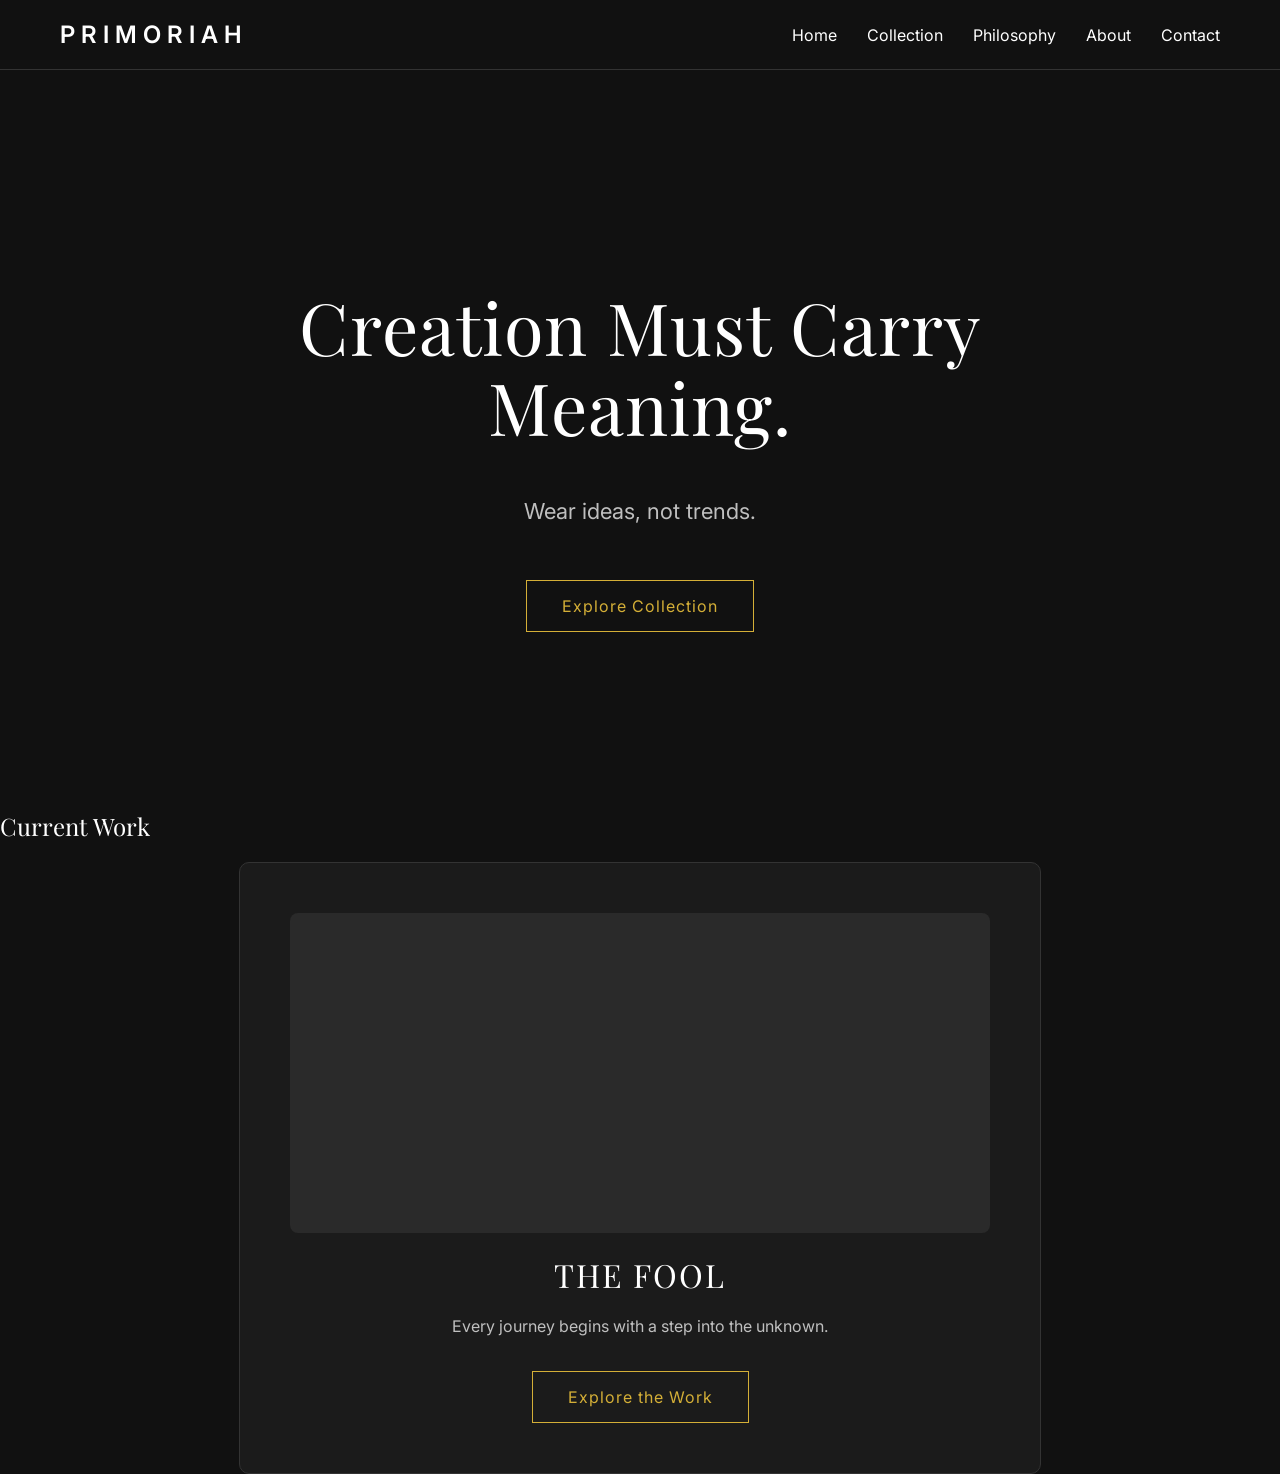
<file: index.html>
<!DOCTYPE html>
<html lang="en">

<head>
    <meta charset="UTF-8">
    <meta name="viewport" content="width=device-width, initial-scale=1.0">

    <title>Primoriah</title>

    <link rel="stylesheet" href="style.css">
</head>

<body>
    <header>
    <nav>
<h1><a href="index.html">PRIMORIAH</a></h1>
   <ul>
    <li><a href="#">Home</a></li>
    <li><a href="#">Collection</a></li>
    <li><a href="#">Philosophy</a></li>
    <li><a href="#">About</a></li>
    <li><a href="#">Contact</a></li>
</ul>
    </nav>
</header>

<main>

    <section class="hero">

        <h2>Creation Must Carry Meaning.</h2>

        <p>
            Wear ideas, not trends.
        </p>

        <a href="#collection" class="button">
            Explore Collection
        </a>
    </section>

<section id="collection" class="collection">

    <h2>Current Work</h2>

    <div class="card">

        <div class="artwork"></div>

        <h3>The Fool</h3>

        <p>
            Every journey begins with a step into the unknown.
        </p>

        <a href="#" class="button">
            Explore the Work
        </a>

    </div>

</section>

</main>

</body>

</html>
</file>
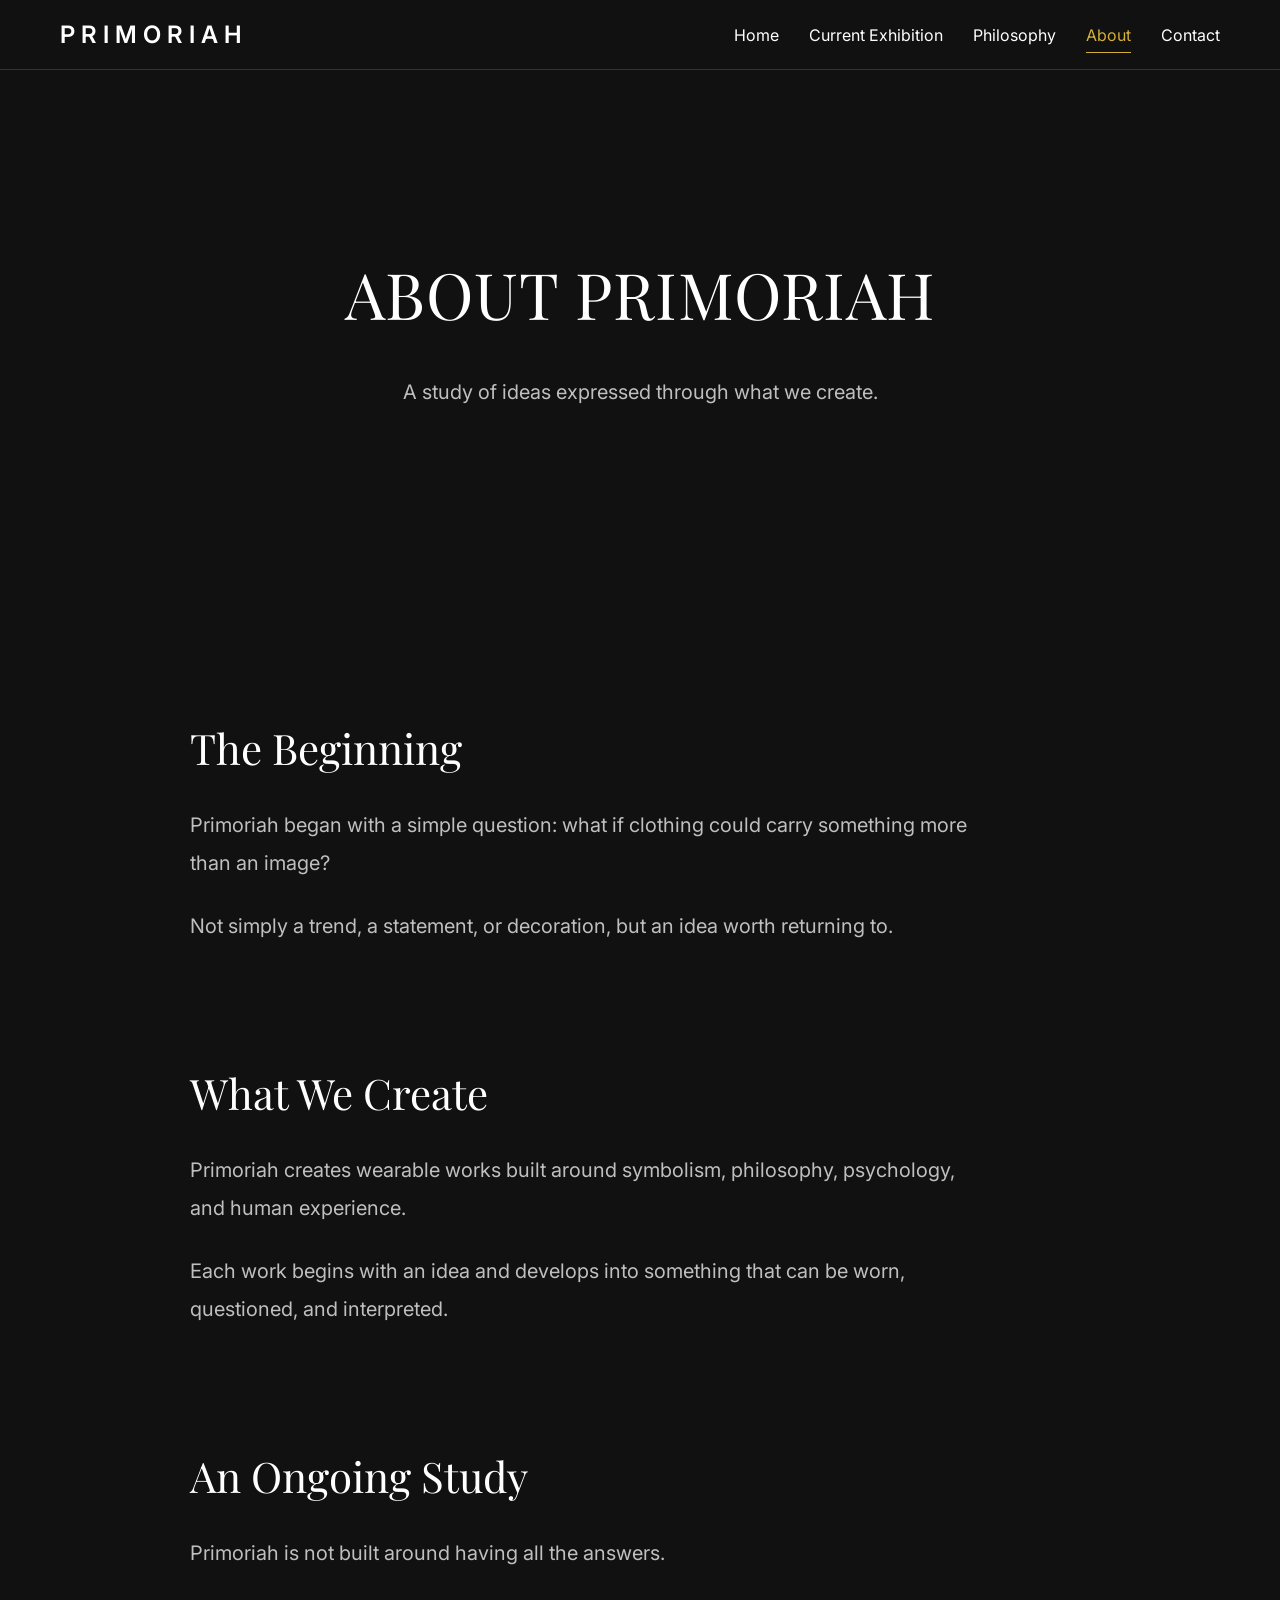
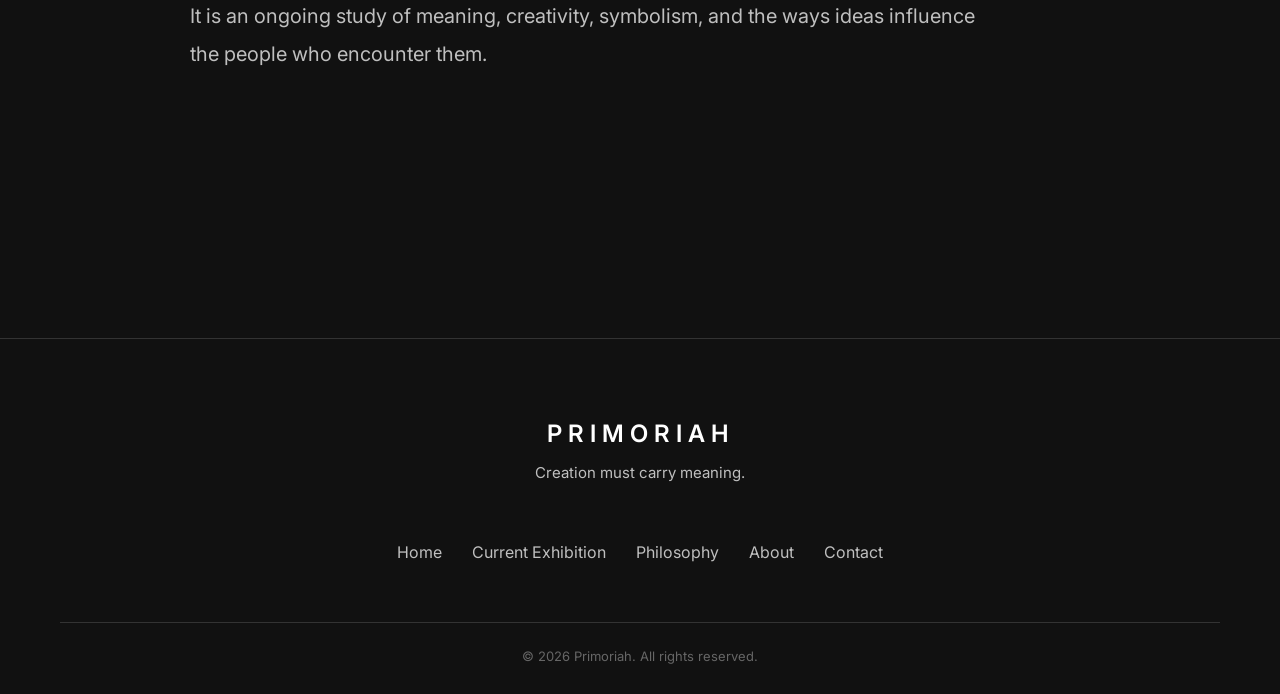
<file: about.html>
<!DOCTYPE html>
<html lang="en">

<head>
    <meta charset="UTF-8">
    <meta name="viewport" content="width=device-width, initial-scale=1.0">

    <title>About | Primoriah</title>

    <link rel="stylesheet" href="style.css">
</head>

<body>

    <!-- ================================
         Navigation
    ================================= -->

    <header>

        <nav>

            <h1>
                <a href="index.html">PRIMORIAH</a>
            </h1>

            <ul>

                <li>
                    <a href="index.html">
                        Home
                    </a>
                </li>

                <li>
                    <a href="index.html#exhibition">
                        Current Exhibition
                    </a>
                </li>

                <li>
                    <a href="philosophy.html">
                        Philosophy
                    </a>
                </li>

                <li>
                    <a href="about.html" class="active">
                        About
                    </a>
                </li>

                <li>
                    <a href="contact.html">
                        Contact
                    </a>
                </li>

            </ul>

        </nav>

    </header>


    <!-- ================================
         Main Content
    ================================= -->

    <main>

        <section class="page-hero">

            <h2>
                ABOUT PRIMORIAH
            </h2>

            <p>
                A study of ideas expressed through what we create.
            </p>

        </section>


        <section class="about-content">

            <!-- The Beginning -->

            <div class="about-section">

                <h2>
                    The Beginning
                </h2>

                <p>
                    Primoriah began with a simple question:
                    what if clothing could carry something more
                    than an image?
                </p>

                <p>
                    Not simply a trend, a statement, or decoration,
                    but an idea worth returning to.
                </p>

            </div>


            <!-- What We Create -->

            <div class="about-section">

                <h2>
                    What We Create
                </h2>

                <p>
                    Primoriah creates wearable works built around
                    symbolism, philosophy, psychology, and human
                    experience.
                </p>

                <p>
                    Each work begins with an idea and develops into
                    something that can be worn, questioned, and
                    interpreted.
                </p>

            </div>


            <!-- An Ongoing Study -->

            <div class="about-section">

                <h2>
                    An Ongoing Study
                </h2>

                <p>
                    Primoriah is not built around having all the
                    answers.
                </p>

                <p>
                    It is an ongoing study of meaning, creativity,
                    symbolism, and the ways ideas influence the
                    people who encounter them.
                </p>

            </div>

        </section>

    </main>


    <!-- ================================
         Footer
    ================================= -->

    <footer>

        <div class="footer-brand">

            <h2>
                PRIMORIAH
            </h2>

            <p>
                Creation must carry meaning.
            </p>

        </div>


        <div class="footer-links">

            <a href="index.html">
                Home
            </a>

            <a href="index.html#exhibition">
                Current Exhibition
            </a>

            <a href="philosophy.html">
                Philosophy
            </a>

            <a href="about.html">
                About
            </a>

            <a href="contact.html">
                Contact
            </a>

        </div>


        <div class="footer-bottom">

            <p>
                © 2026 Primoriah. All rights reserved.
            </p>

        </div>

    </footer>

</body>

</html>
</file>
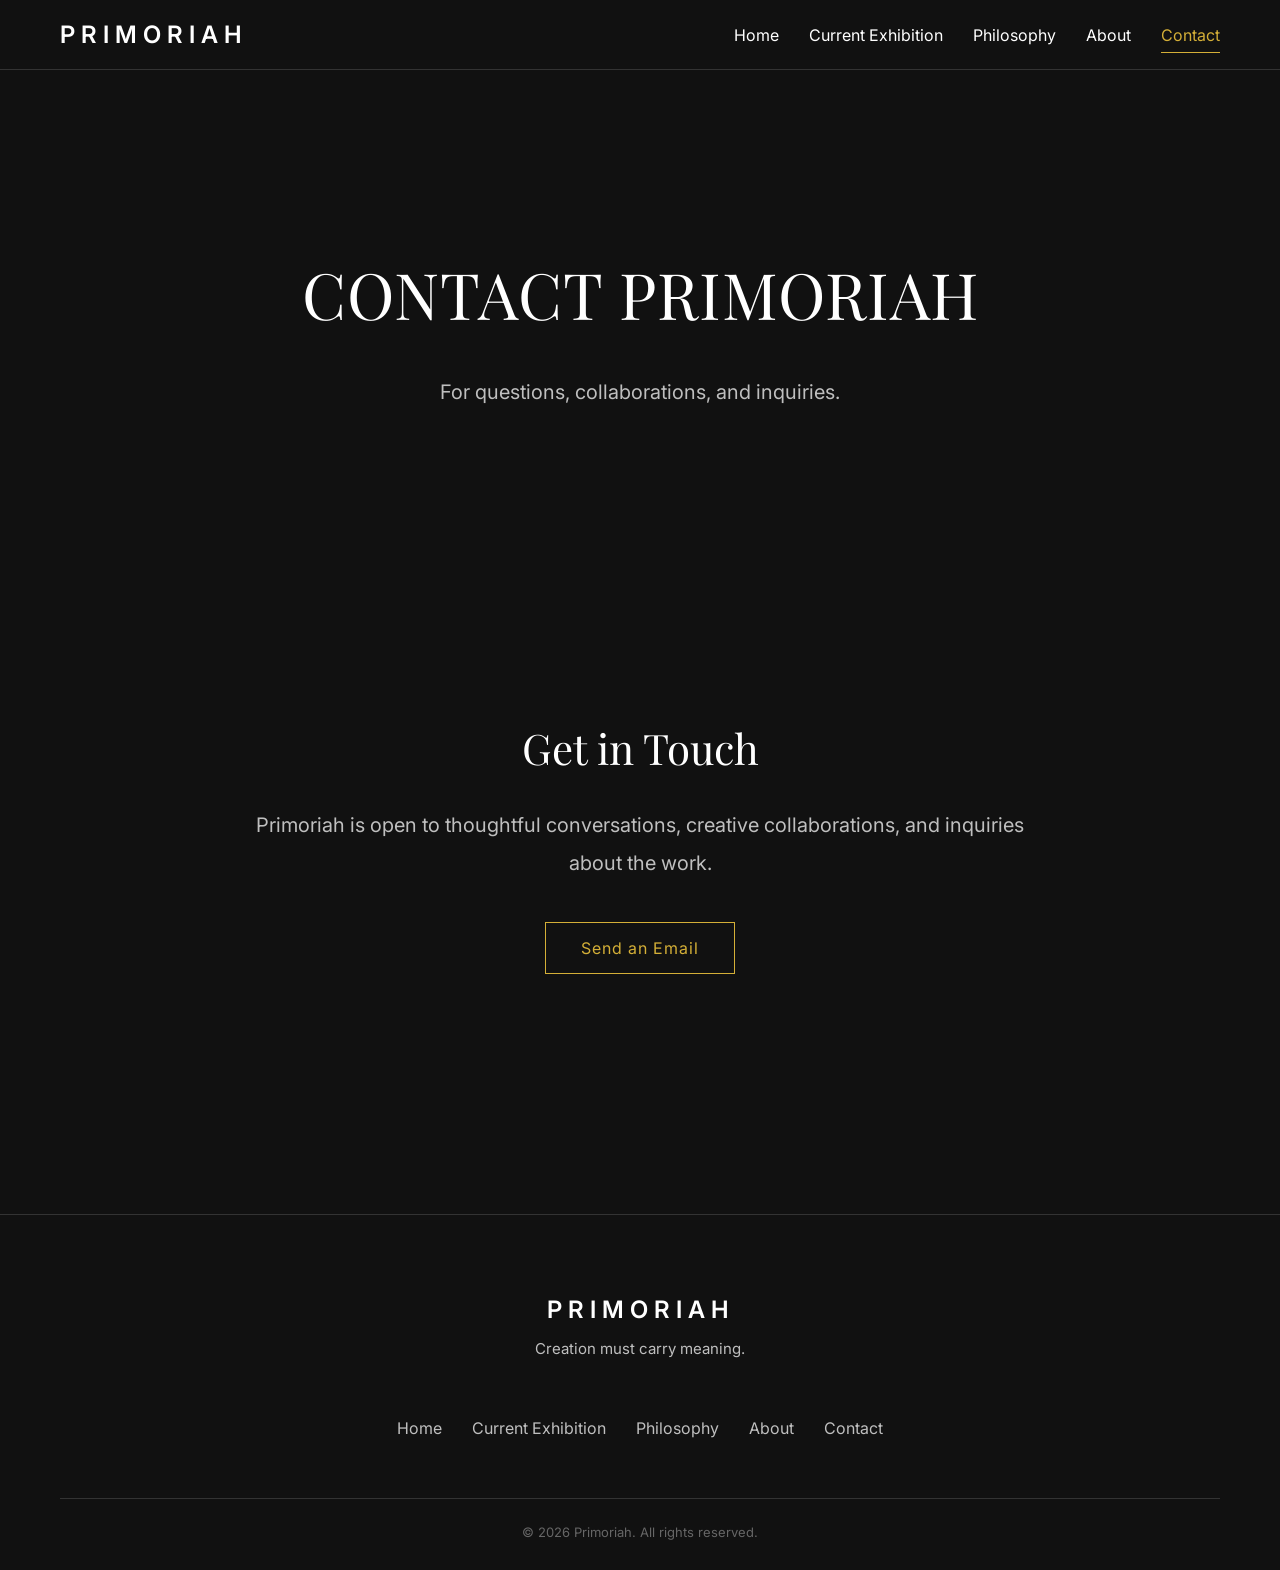
<file: contact.html>
<!DOCTYPE html>
<html lang="en">

<head>

    <meta charset="UTF-8">
    <meta name="viewport" content="width=device-width, initial-scale=1.0">

    <title>Contact | Primoriah</title>

    <link rel="stylesheet" href="style.css">

</head>


<body>


    <!-- ================================
         Navigation
    ================================= -->

    <header>

        <nav>

            <h1>
                <a href="index.html">PRIMORIAH</a>
            </h1>

            <ul>

                <li>
                    <a href="index.html">
                        Home
                    </a>
                </li>

                <li>
                    <a href="index.html#exhibition">
                        Current Exhibition
                    </a>
                </li>

                <li>
                    <a href="philosophy.html">
                        Philosophy
                    </a>
                </li>

                <li>
                    <a href="about.html">
                        About
                    </a>
                </li>

                <li>
                    <a href="contact.html" class="active">
                        Contact
                    </a>
                </li>

            </ul>

        </nav>

    </header>


    <main>


        <!-- ================================
             Page Introduction
        ================================= -->

        <section class="page-hero">

            <h2>
                CONTACT PRIMORIAH
            </h2>

            <p>
                For questions, collaborations, and inquiries.
            </p>

        </section>


        <!-- ================================
             Contact Content
        ================================= -->

        <section class="contact-content">

            <div class="contact-section">

                <h2>
                    Get in Touch
                </h2>

                <p>
                    Primoriah is open to thoughtful conversations,
                    creative collaborations, and inquiries about
                    the work.
                </p>

                <a
                    href="mailto:hello@primoriah.com"
                    class="button"
                >
                    Send an Email
                </a>

            </div>

        </section>


    </main>


    <!-- ================================
         Footer
    ================================= -->

    <footer>

        <div class="footer-brand">

            <h2>
                PRIMORIAH
            </h2>

            <p>
                Creation must carry meaning.
            </p>

        </div>


        <div class="footer-links">

            <a href="index.html">
                Home
            </a>

            <a href="index.html#exhibition">
                Current Exhibition
            </a>

            <a href="philosophy.html">
                Philosophy
            </a>

            <a href="about.html">
                About
            </a>

            <a href="contact.html">
                Contact
            </a>

        </div>


        <div class="footer-bottom">

            <p>
                © 2026 Primoriah. All rights reserved.
            </p>

        </div>

    </footer>


</body>

</html>
</file>
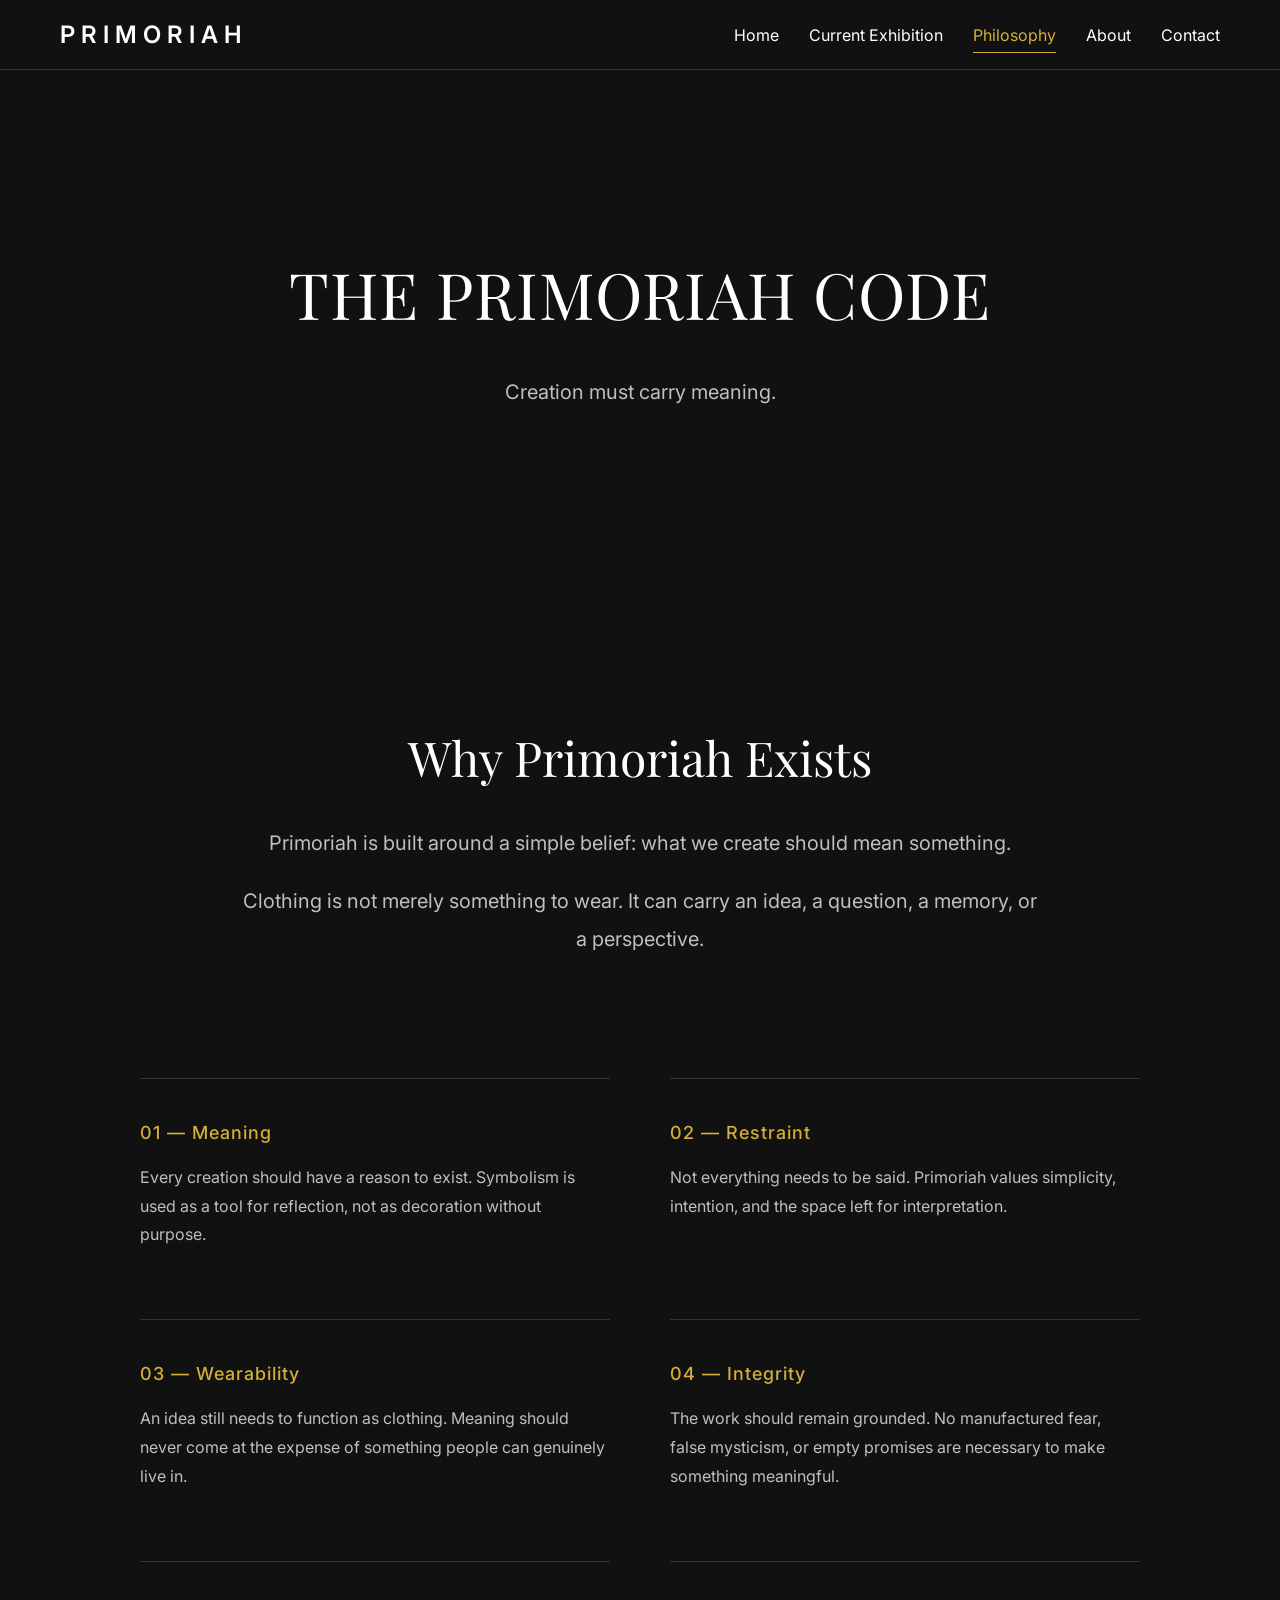
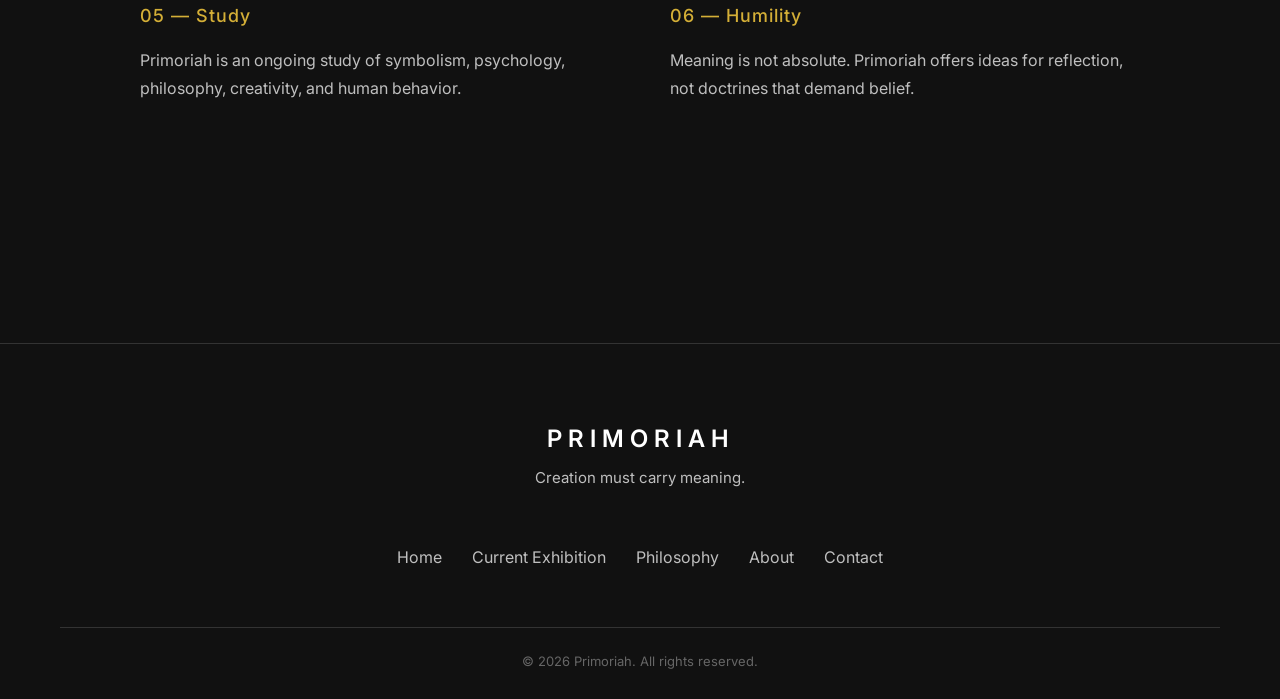
<file: philosophy.html>
<!DOCTYPE html>
<html lang="en">

<head>

    <meta charset="UTF-8">
    <meta name="viewport" content="width=device-width, initial-scale=1.0">

    <title>Philosophy | Primoriah</title>

    <link rel="stylesheet" href="style.css">

</head>


<body>


    <!-- ================================
         Navigation
    ================================= -->

    <header>

        <nav>

            <h1>
                <a href="index.html">PRIMORIAH</a>
            </h1>

            <ul>

                <li>
                    <a href="index.html">
                        Home
                    </a>
                </li>

                <li>
                    <a href="index.html#exhibition">
                        Current Exhibition
                    </a>
                </li>

                <li>
                    <a href="philosophy.html" class="active">
                        Philosophy
                    </a>
                </li>

                <li>
                    <a href="about.html">
                        About
                    </a>
                </li>

                <li>
                    <a href="contact.html">
                        Contact
                    </a>
                </li>

            </ul>

        </nav>

    </header>


    <main>


        <!-- ================================
             Page Introduction
        ================================= -->

        <section class="page-hero">

            <h2>
                THE PRIMORIAH CODE
            </h2>

            <p>
                Creation must carry meaning.
            </p>

        </section>


        <!-- ================================
             Philosophy Introduction
        ================================= -->

        <section class="philosophy-content">


            <div class="philosophy-intro">

                <h2>
                    Why Primoriah Exists
                </h2>

                <p>
                    Primoriah is built around a simple belief:
                    what we create should mean something.
                </p>

                <p>
                    Clothing is not merely something to wear.
                    It can carry an idea, a question, a memory,
                    or a perspective.
                </p>

            </div>


            <!-- ================================
                 Principles
            ================================= -->

            <div class="philosophy-principles">


                <article>

                    <h3>
                        01 — Meaning
                    </h3>

                    <p>
                        Every creation should have a reason to exist.
                        Symbolism is used as a tool for reflection,
                        not as decoration without purpose.
                    </p>

                </article>


                <article>

                    <h3>
                        02 — Restraint
                    </h3>

                    <p>
                        Not everything needs to be said.
                        Primoriah values simplicity, intention,
                        and the space left for interpretation.
                    </p>

                </article>


                <article>

                    <h3>
                        03 — Wearability
                    </h3>

                    <p>
                        An idea still needs to function as clothing.
                        Meaning should never come at the expense
                        of something people can genuinely live in.
                    </p>

                </article>


                <article>

                    <h3>
                        04 — Integrity
                    </h3>

                    <p>
                        The work should remain grounded.
                        No manufactured fear, false mysticism,
                        or empty promises are necessary to make
                        something meaningful.
                    </p>

                </article>


                <article>

                    <h3>
                        05 — Study
                    </h3>

                    <p>
                        Primoriah is an ongoing study of symbolism,
                        psychology, philosophy, creativity,
                        and human behavior.
                    </p>

                </article>


                <article>

                    <h3>
                        06 — Humility
                    </h3>

                    <p>
                        Meaning is not absolute.
                        Primoriah offers ideas for reflection,
                        not doctrines that demand belief.
                    </p>

                </article>


            </div>

        </section>


    </main>


    <!-- ================================
         Footer
    ================================= -->

    <footer>

        <div class="footer-brand">

            <h2>
                PRIMORIAH
            </h2>

            <p>
                Creation must carry meaning.
            </p>

        </div>


        <div class="footer-links">

            <a href="index.html">
                Home
            </a>

            <a href="index.html#exhibition">
                Current Exhibition
            </a>

            <a href="philosophy.html">
                Philosophy
            </a>

            <a href="about.html">
                About
            </a>

            <a href="contact.html">
                Contact
            </a>

        </div>


        <div class="footer-bottom">

            <p>
                © 2026 Primoriah. All rights reserved.
            </p>

        </div>

    </footer>


</body>

</html>
</file>
<file: style.css>
@import url('https://fonts.googleapis.com/css2?family=Inter:wght@300;400;500;600&family=Playfair+Display:wght@400;500&display=swap');


/* ========================================
   Base
======================================== */

body {
    margin: 0;
    background: #111;
    color: white;
    font-family: 'Inter', sans-serif;
}


/* ========================================
   Navigation
======================================== */

header {
    border-bottom: 1px solid #333;
}

nav {
    display: flex;
    justify-content: space-between;
    align-items: center;

    padding: 20px 60px;
}

nav h1 {
    margin: 0;

    font-family: 'Inter', sans-serif;
    font-weight: 600;

    letter-spacing: 6px;
}

nav h1 a {
    color: white;
    text-decoration: none;
}

nav ul {
    display: flex;

    gap: 30px;

    list-style: none;

    margin: 0;
    padding: 0;
}

nav a {
    position: relative;

    color: white;
    text-decoration: none;

    transition: color 0.3s ease;
}


/* Hover */

nav a:hover {
    color: #D4AF37;
}


/* Active Page */

nav a.active {
    color: #D4AF37;
}


/* Active Page Indicator */

nav a.active::after {
    content: "";

    position: absolute;

    left: 0;
    right: 0;

    bottom: -8px;

    height: 1px;

    background: #D4AF37;
}


/* ========================================
   Typography
======================================== */

h1,
h2,
h3 {
    font-family: 'Playfair Display', serif;
    font-weight: 400;
}


/* ========================================
   Hero
======================================== */

.hero {
    height: 80vh;

    display: flex;
    flex-direction: column;

    justify-content: center;
    align-items: center;

    text-align: center;
}

.hero h2 {
    max-width: 1000px;

    font-size: 72px;
    font-weight: 400;

    line-height: 1.1;
    letter-spacing: 1px;

    margin-bottom: 25px;
}

.hero p {
    max-width: 700px;

    color: #bfbfbf;

    font-size: 22px;
    line-height: 1.7;

    margin-bottom: 50px;
}


/* ========================================
   Buttons
======================================== */

.button {
    display: inline-block;

    padding: 15px 35px;

    border: 1px solid #D4AF37;

    color: #D4AF37;
    background: transparent;

    text-decoration: none;

    letter-spacing: 1px;

    transition: all 0.3s ease;
}

.button:hover {
    background: #D4AF37;
    color: #111;

    transform: translateY(-3px);
}


/* ========================================
   Homepage - Exhibition
======================================== */

.exhibition {
    padding: 100px 60px;
}

.exhibition h2 {
    text-align: center;

    font-size: 48px;
    font-weight: 400;

    letter-spacing: 1px;

    margin-bottom: 60px;
}

.card {
    max-width: 700px;

    margin: 0 auto;
    padding: 50px;

    background: #1b1b1b;

    border: 1px solid #333;
    border-radius: 10px;

    text-align: center;

    transition: all 0.3s ease;
}

.card:hover {
    transform: translateY(-8px);

    border-color: #D4AF37;
}


/* ========================================
   Artwork
======================================== */

.artwork {
    width: 100%;
    height: 320px;

    display: flex;

    justify-content: center;
    align-items: center;

    background: #2a2a2a;

    border-radius: 8px;

    margin-bottom: 20px;
}

.artwork img {
    width: 100%;
    height: 100%;

    object-fit: cover;

    display: block;

    border-radius: 8px;
}


/* ========================================
   Card Content
======================================== */

.card-content {
    padding-top: 20px;
}

.card h3 {
    margin: 0 0 15px;

    font-size: 32px;

    letter-spacing: 2px;

    text-transform: uppercase;
}

.card p {
    color: #bfbfbf;

    line-height: 1.8;

    margin-bottom: 30px;
}


/* ========================================
   Exhibition Page
======================================== */

.featured-artwork {
    max-width: 900px;

    margin: 100px auto;

    padding: 0 30px;
}

.featured-artwork img {
    width: 100%;

    display: block;

    border-radius: 10px;
}


/* ========================================
   Exhibition Content
======================================== */

.overview,
.story,
.symbolism,
.details {
    max-width: 800px;

    margin: 120px auto;

    padding: 0 30px;
}

.overview h2,
.story h2,
.symbolism h2,
.details h2 {
    font-size: 42px;

    margin-bottom: 30px;
}

.overview p,
.story p {
    color: #bfbfbf;

    font-size: 20px;

    line-height: 1.9;
}

.symbolism ul {
    color: #bfbfbf;

    line-height: 2;

    padding-left: 24px;
}

.symbolism li {
    margin-bottom: 12px;
}


/* ========================================
   Details
======================================== */

.details table {
    width: 100%;

    border-collapse: collapse;
}

.details td {
    border-bottom: 1px solid #333;

    padding: 18px 0;
}

.details td:first-child {
    width: 220px;

    color: #D4AF37;
}


/* ========================================
   Philosophy Page
======================================== */

.philosophy-content {
    max-width: 1000px;

    margin: 0 auto;

    padding: 120px 30px;
}

.philosophy-intro {
    max-width: 800px;

    margin: 0 auto 120px;

    text-align: center;
}

.philosophy-intro h2 {
    font-size: 48px;

    margin-bottom: 35px;
}

.philosophy-intro p {
    color: #bfbfbf;

    font-size: 20px;

    line-height: 1.9;
}

.philosophy-principles {
    display: grid;

    grid-template-columns: repeat(2, 1fr);

    gap: 70px 60px;
}

.philosophy-principles article {
    border-top: 1px solid #333;

    padding-top: 25px;
}

.philosophy-principles h3 {
    font-family: 'Inter', sans-serif;

    font-size: 18px;

    font-weight: 500;

    letter-spacing: 1px;

    color: #D4AF37;

    margin-bottom: 20px;
}

.philosophy-principles p {
    color: #bfbfbf;

    line-height: 1.8;

    margin: 0;
}


/* ========================================
   About Page
======================================== */

.about-content {
    max-width: 900px;

    margin: 0 auto;

    padding: 120px 30px;
}

.about-section {
    margin-bottom: 120px;
}

.about-section:last-child {
    margin-bottom: 0;
}

.about-section h2 {
    font-size: 42px;

    font-weight: 400;

    margin-bottom: 30px;
}

.about-section p {
    max-width: 800px;

    color: #bfbfbf;

    font-size: 20px;

    line-height: 1.9;

    margin-bottom: 25px;
}


/* ========================================
   Contact Page
======================================== */

.contact-content {
    max-width: 800px;

    margin: 0 auto;

    padding: 120px 30px;
}

.contact-section {
    text-align: center;
}

.contact-section h2 {
    font-size: 42px;

    margin-bottom: 30px;
}

.contact-section p {
    color: #bfbfbf;

    font-size: 20px;

    line-height: 1.9;

    margin-bottom: 40px;
}


/* ========================================
   Inner Page Hero
======================================== */

.page-hero {
    min-height: 55vh;

    display: flex;

    flex-direction: column;

    justify-content: center;
    align-items: center;

    text-align: center;

    padding: 0 30px;
}

.page-hero h2 {
    max-width: 1000px;

    font-size: 64px;

    font-weight: 400;

    line-height: 1.1;

    letter-spacing: 1px;

    margin-bottom: 25px;
}

.page-hero p {
    max-width: 700px;

    color: #bfbfbf;

    font-size: 20px;

    line-height: 1.7;
}


/* ========================================
   Footer
======================================== */

footer {
    margin-top: 120px;

    padding: 80px 60px 30px;

    border-top: 1px solid #333;
}

.footer-brand {
    text-align: center;

    margin-bottom: 60px;
}

.footer-brand h2 {
    margin: 0 0 15px;

    font-family: 'Inter', sans-serif;

    font-size: 24px;

    font-weight: 600;

    letter-spacing: 6px;
}

.footer-brand p {
    margin: 0;

    color: #bfbfbf;

    font-size: 15px;
}

.footer-links {
    display: flex;

    justify-content: center;

    gap: 30px;

    flex-wrap: wrap;

    margin-bottom: 60px;
}

.footer-links a {
    color: #bfbfbf;

    text-decoration: none;

    transition: color 0.3s ease;
}

.footer-links a:hover {
    color: #D4AF37;
}

.footer-bottom {
    padding-top: 25px;

    border-top: 1px solid #333;

    text-align: center;
}

.footer-bottom p {
    margin: 0;

    color: #666;

    font-size: 13px;
}


/* ========================================
   Mobile
======================================== */

@media (max-width: 768px) {

    nav {
        flex-direction: column;

        gap: 20px;

        padding: 20px;
    }

    nav ul {
        gap: 15px;

        flex-wrap: wrap;

        justify-content: center;
    }

    nav a.active::after {
        bottom: -5px;
    }

    .hero {
        height: 70vh;

        padding: 0 20px;
    }

    .hero h2 {
        font-size: 44px;
    }

    .hero p {
        font-size: 18px;
    }

    .exhibition {
        padding: 80px 20px;
    }

    .exhibition h2 {
        font-size: 38px;
    }

    .card {
        padding: 25px;
    }

    .featured-artwork {
        margin: 60px auto;

        padding: 0 20px;
    }

    .overview,
    .story,
    .symbolism,
    .details {
        margin: 80px auto;

        padding: 0 20px;
    }

    .overview h2,
    .story h2,
    .symbolism h2,
    .details h2 {
        font-size: 36px;
    }

    .philosophy-content {
        padding: 80px 20px;
    }

    .philosophy-intro {
        margin-bottom: 80px;
    }

    .philosophy-intro h2 {
        font-size: 38px;
    }

    .philosophy-principles {
        grid-template-columns: 1fr;

        gap: 50px;
    }

    .about-content {
        padding: 80px 20px;
    }

    .about-section {
        margin-bottom: 80px;
    }

    .about-section h2 {
        font-size: 36px;
    }

    .about-section p {
        font-size: 18px;
    }

    .contact-content {
        padding: 80px 20px;
    }

    .contact-section h2 {
        font-size: 36px;
    }

    .contact-section p {
        font-size: 18px;
    }

    .page-hero {
        min-height: 50vh;
    }

    .page-hero h2 {
        font-size: 44px;
    }

    .page-hero p {
        font-size: 18px;
    }

    footer {
        padding: 60px 20px 25px;
    }

    .footer-links {
        gap: 15px 25px;
    }

}/* ========================================
   Current Exhibition - Gallery Layout
======================================== */

.exhibition-heading {
    max-width: 800px;

    margin: 0 auto 80px;

    text-align: center;
}

.eyebrow {
    margin-bottom: 20px;

    color: #D4AF37;

    font-size: 13px;

    font-weight: 500;

    letter-spacing: 3px;
}

.exhibition-heading h2 {
    margin: 0 0 20px;

    font-size: 52px;
}

.exhibition-intro {
    max-width: 600px;

    margin: 0 auto;

    color: #bfbfbf;

    font-size: 18px;

    line-height: 1.8;
}


.exhibition-work {
    max-width: 1100px;

    margin: 0 auto;

    display: grid;

    grid-template-columns: 1.4fr 0.8fr;

    gap: 70px;

    align-items: center;
}


.exhibition-work .artwork {
    width: 100%;
    height: auto;

    background: transparent;

    border-radius: 0;

    margin: 0;
}

.exhibition-work .artwork img {
    width: 100%;
    height: auto;

    display: block;

    object-fit: contain;

    border-radius: 0;
}


.exhibition-info {
    border-top: 1px solid #333;

    padding-top: 25px;
}

.work-number {
    margin: 0 0 25px;

    color: #D4AF37;

    font-size: 12px;

    letter-spacing: 3px;
}

.exhibition-info h3 {
    margin: 0 0 25px;

    font-size: 38px;
}

.exhibition-info > p:not(.work-number) {
    color: #bfbfbf;

    font-size: 18px;

    line-height: 1.9;

    margin-bottom: 35px;
}


/* ========================================
   Mobile Exhibition
======================================== */

@media (max-width: 768px) {

    .exhibition-heading {
        margin-bottom: 60px;
    }

    .exhibition-heading h2 {
        font-size: 40px;
    }

    .exhibition-intro {
        font-size: 17px;
    }

    .exhibition-work {
        grid-template-columns: 1fr;

        gap: 50px;
    }

    .exhibition-info {
        padding-top: 25px;
    }

    .exhibition-info h3 {
        font-size: 34px;
    }

}
</file>
